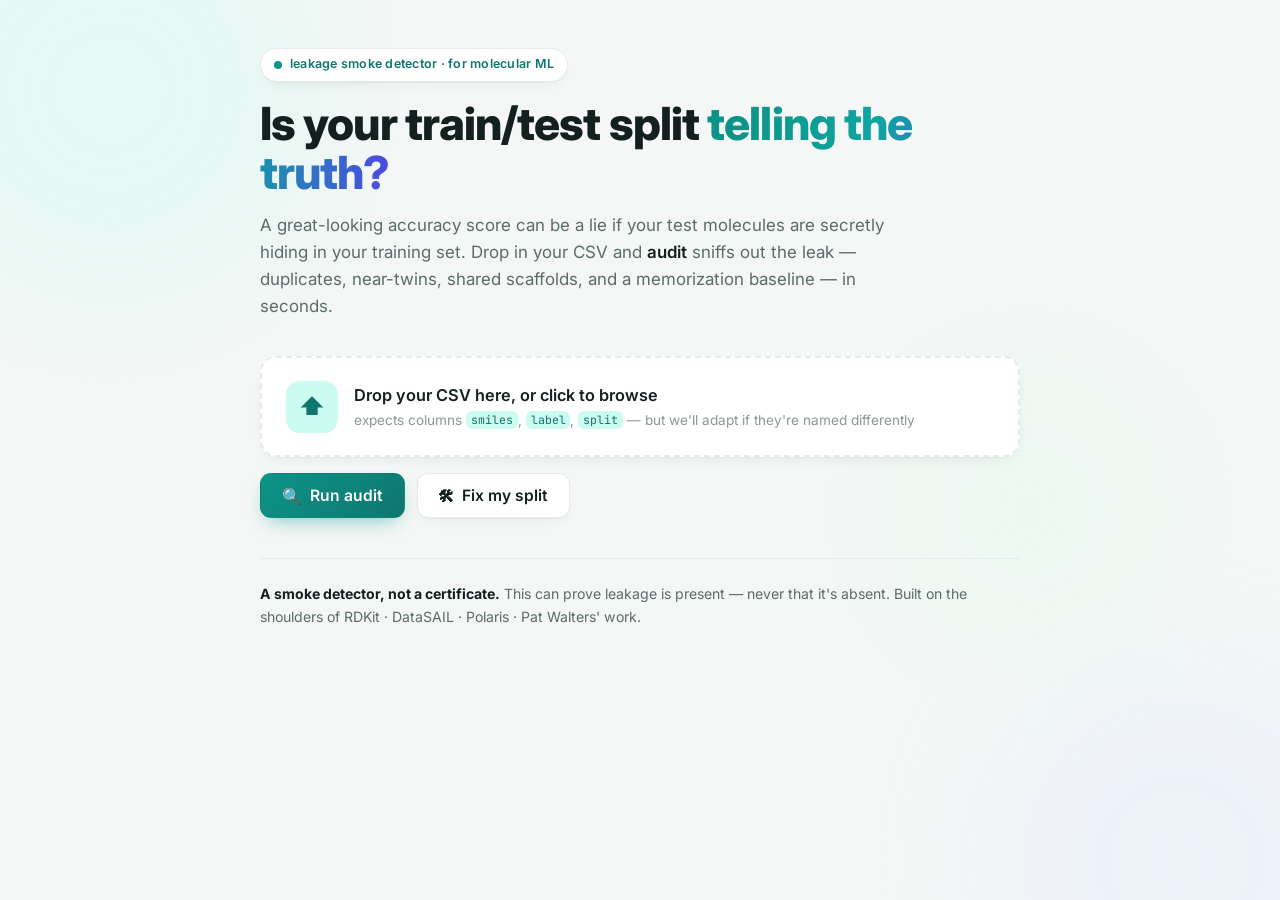
<file: frontend/index.html>
<!doctype html>
<html lang="en">
<head>
  <meta charset="utf-8" />
  <meta name="viewport" content="width=device-width, initial-scale=1" />
  <title>audit — is your dataset split lying to you?</title>
  <link rel="preconnect" href="https://fonts.googleapis.com" />
  <link rel="preconnect" href="https://fonts.gstatic.com" crossorigin />
  <link href="https://fonts.googleapis.com/css2?family=Inter:wght@400;500;600;700;800&family=JetBrains+Mono:wght@400;500&display=swap" rel="stylesheet" />
  <link rel="stylesheet" href="style.css" />
</head>
<body>
  <div class="bg-orbs" aria-hidden="true">
    <span class="orb orb-1"></span>
    <span class="orb orb-2"></span>
    <span class="orb orb-3"></span>
  </div>

  <main>
    <!-- ───────────────────────── Hero ───────────────────────── -->
    <header class="hero">
      <div class="badge">
        <span class="badge-dot"></span>
        leakage smoke detector · for molecular ML
      </div>
      <h1>Is your train/test split <span class="grad">telling the truth?</span></h1>
      <p class="tag">
        A great-looking accuracy score can be a lie if your test molecules
        are secretly hiding in your training set. Drop in your CSV and
        <strong>audit</strong> sniffs out the leak — duplicates, near-twins,
        shared scaffolds, and a memorization baseline — in seconds.
      </p>
    </header>

    <!-- ─────────────────────── Uploader ─────────────────────── -->
    <section class="uploader" aria-label="Upload your dataset">
      <label id="dropZone" for="fileInput" class="dropzone">
        <input type="file" id="fileInput" accept=".csv" class="visually-hidden" />
        <div class="drop-icon" aria-hidden="true">⬆</div>
        <div class="drop-text">
          <span class="drop-main" id="fileName">Drop your CSV here, or click to browse</span>
          <span class="drop-sub">expects columns <code>smiles</code>, <code>label</code>, <code>split</code> — but we'll adapt if they're named differently</span>
        </div>
      </label>

      <div class="actions">
        <button id="runBtn" class="btn-primary">
          <span class="btn-emoji" aria-hidden="true">🔍</span> Run audit
        </button>
        <button id="fixBtn" class="btn-secondary">
          <span class="btn-emoji" aria-hidden="true">🛠</span> Fix my split
        </button>
      </div>
    </section>

    <!-- ─────────────────────── Results ──────────────────────── -->
    <section id="results" hidden>
      <div id="verdict" class="verdict"></div>     <!-- big ✅ / ⚠️ / ❌ chip -->
      <div id="notes" class="notes" hidden></div>  <!-- what the adapter did to your file -->
      <div id="summary" class="summary"></div>

      <h2 class="section-label">The four tests</h2>
      <div id="checks" class="checks"></div>       <!-- the 4 check cards -->

      <div id="chart" class="chart"></div>         <!-- similarity distribution -->
    </section>

    <!-- ───────────── "and here's the cure" ──────────── -->
    <section id="fixResult" hidden>
      <h2 class="fix-title">🩺 The cure — a scaffold re-split</h2>
      <div id="fixScores" class="fix-scores"></div>
      <div id="collapseChart" class="collapse-chart"></div>  <!-- before/after collapse bars -->
      <p id="fixMsg" class="summary"></p>
      <a id="downloadLink" class="download" download="fixed_split.csv">⬇ Download corrected split (CSV)</a>
    </section>

    <!-- ───────────────────── Disclaimer ─────────────────────── -->
    <footer class="disclaimer">
      <strong>A smoke detector, not a certificate.</strong>
      This can prove leakage is present — never that it's absent.
      Built on the shoulders of RDKit · DataSAIL · Polaris · Pat Walters' work.
    </footer>
  </main>

  <script src="app.js"></script>
  <!-- Tiny progressive-enhancement layer: shows the chosen filename and enables
       drag-and-drop. Kept out of app.js so the backend contract stays untouched. -->
  <script>
    (function () {
      const input = document.getElementById("fileInput");
      const zone = document.getElementById("dropZone");
      const nameEl = document.getElementById("fileName");
      const RESET = "Drop your CSV here, or click to browse";

      function showName() {
        if (input.files && input.files.length) {
          nameEl.textContent = "📄 " + input.files[0].name;
          zone.classList.add("has-file");
        } else {
          nameEl.textContent = RESET;
          zone.classList.remove("has-file");
        }
      }
      input.addEventListener("change", showName);

      ["dragenter", "dragover"].forEach((e) =>
        zone.addEventListener(e, (ev) => {
          ev.preventDefault();
          zone.classList.add("dragging");
        })
      );
      ["dragleave", "drop"].forEach((e) =>
        zone.addEventListener(e, (ev) => {
          ev.preventDefault();
          zone.classList.remove("dragging");
        })
      );
      zone.addEventListener("drop", (ev) => {
        if (ev.dataTransfer.files.length) {
          input.files = ev.dataTransfer.files;
          showName();
        }
      });
    })();
  </script>
</body>
</html>
</file>
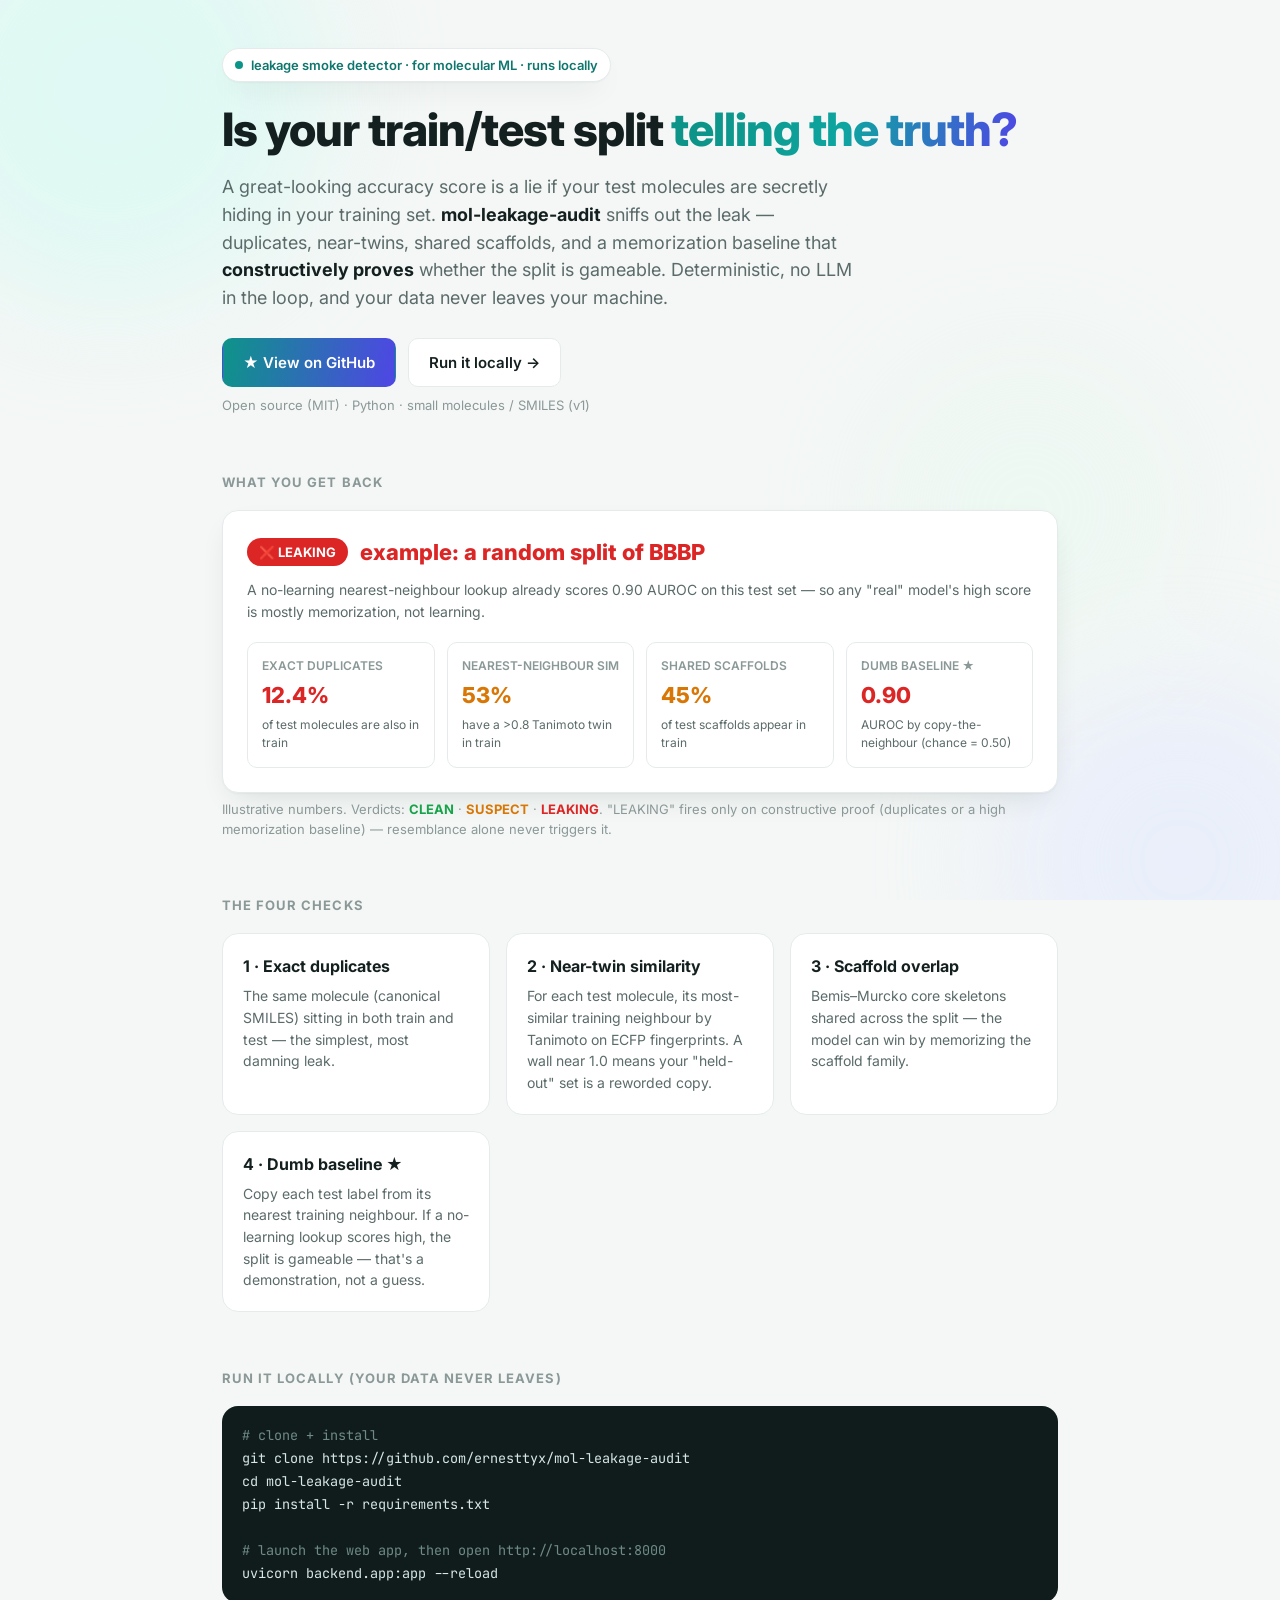
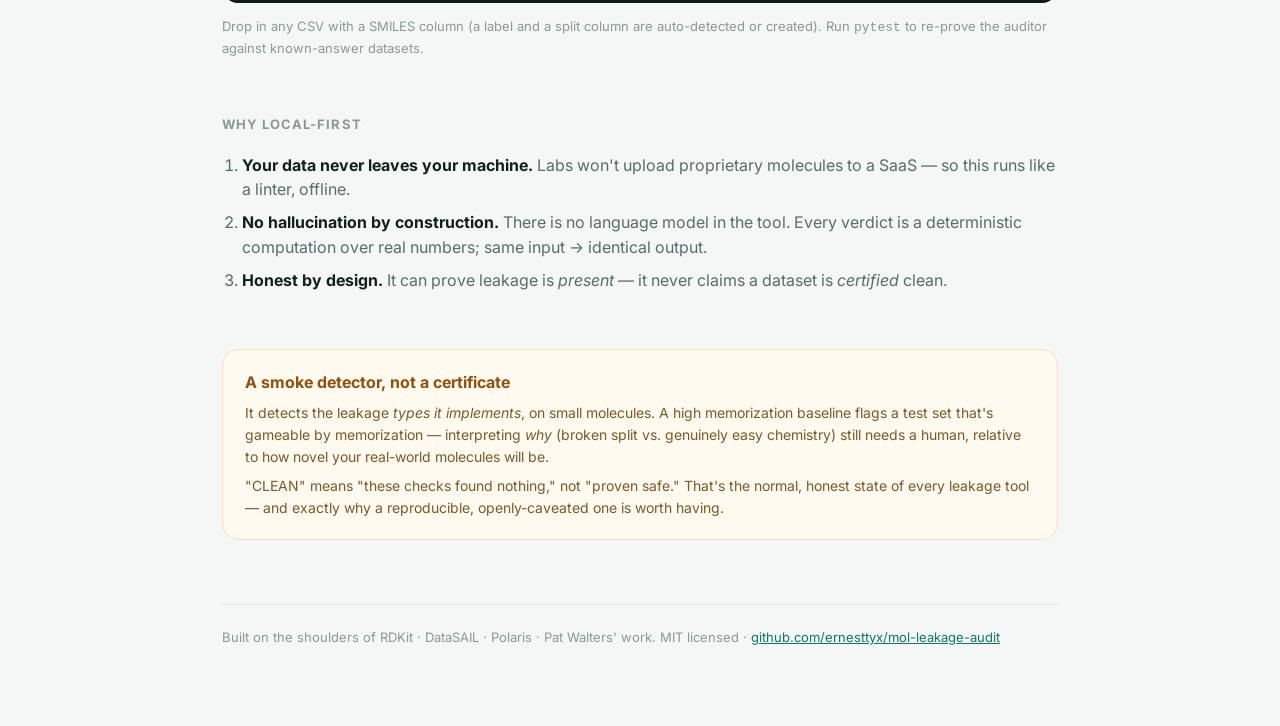
<file: landing/index.html>
<!doctype html>
<html lang="en">
<head>
  <meta charset="utf-8" />
  <meta name="viewport" content="width=device-width, initial-scale=1" />
  <title>mol-leakage-audit — is your train/test split lying to you?</title>
  <meta name="description" content="A local-first leakage smoke detector for molecular ML datasets. Checks duplicates, near-twins, shared scaffolds, and a memorization baseline that constructively proves whether your split is gameable." />
  <!-- Open Graph so the LinkedIn link unfurls nicely -->
  <meta property="og:title" content="mol-leakage-audit — is your train/test split lying to you?" />
  <meta property="og:description" content="A local-first leakage smoke detector for molecular ML datasets. Deterministic, no LLM in the loop — every verdict points at real computed numbers." />
  <meta property="og:type" content="website" />
  <link rel="preconnect" href="https://fonts.googleapis.com" />
  <link rel="preconnect" href="https://fonts.gstatic.com" crossorigin />
  <link href="https://fonts.googleapis.com/css2?family=Inter:wght@400;500;600;700;800&family=JetBrains+Mono:wght@400;500&display=swap" rel="stylesheet" />
  <style>
    :root{
      --green:#16a34a; --amber:#d97706; --red:#dc2626; --red-soft:#fee2e2;
      --brand:#0d9488; --brand-deep:#0f766e; --brand-soft:#ccfbf1;
      --ink:#14201f; --muted:#5b6b6a; --faint:#8a9897; --line:#e4ebea;
      --card:#ffffff; --bg:#f4f7f6; --radius:16px; --radius-sm:10px;
      --shadow:0 1px 2px rgba(15,40,38,.04),0 12px 32px -12px rgba(15,40,38,.14);
    }
    *{box-sizing:border-box}
    html{scroll-behavior:smooth}
    body{margin:0;font-family:Inter,system-ui,sans-serif;color:var(--ink);background:var(--bg);line-height:1.55;-webkit-font-smoothing:antialiased}
    .orbs{position:fixed;inset:0;overflow:hidden;z-index:-1}
    .orb{position:absolute;border-radius:50%;filter:blur(60px);opacity:.5}
    .orb-1{width:420px;height:420px;background:var(--brand-soft);top:-120px;left:-100px}
    .orb-2{width:360px;height:360px;background:#e0e7ff;bottom:-140px;right:-80px}
    .orb-3{width:300px;height:300px;background:#dcfce7;top:40%;right:8%;opacity:.25}
    main{max-width:880px;margin:0 auto;padding:48px 22px 80px}
    .badge{display:inline-flex;align-items:center;gap:8px;font-size:13px;font-weight:600;color:var(--brand-deep);background:var(--card);border:1px solid var(--line);padding:6px 12px;border-radius:999px;box-shadow:var(--shadow)}
    .dot{width:8px;height:8px;border-radius:50%;background:var(--brand)}
    h1{font-size:clamp(30px,5vw,46px);line-height:1.1;letter-spacing:-.02em;margin:22px 0 14px;font-weight:800}
    .grad{background:linear-gradient(100deg,var(--brand) 10%,#0ea5a0 50%,#4f46e5 100%);-webkit-background-clip:text;background-clip:text;color:transparent}
    .tag{font-size:18px;color:var(--muted);max-width:640px}
    .tag strong{color:var(--ink)}
    .cta{display:flex;flex-wrap:wrap;gap:12px;margin:26px 0 8px}
    .btn{display:inline-flex;align-items:center;gap:8px;font-weight:600;font-size:15px;padding:12px 20px;border-radius:var(--radius-sm);text-decoration:none;border:1px solid transparent;transition:transform .08s ease}
    .btn:active{transform:translateY(1px)}
    .btn-primary{background:linear-gradient(100deg,var(--brand),#4f46e5);color:#fff}
    .btn-ghost{background:var(--card);color:var(--ink);border-color:var(--line)}
    .note{font-size:13px;color:var(--faint);margin-top:6px}
    section{margin-top:56px}
    h2{font-size:13px;letter-spacing:.08em;text-transform:uppercase;color:var(--faint);font-weight:700;margin:0 0 18px}
    /* mock verdict card */
    .mock{background:var(--card);border:1px solid var(--line);border-radius:var(--radius);box-shadow:var(--shadow);padding:24px;overflow:hidden}
    .verdict{display:flex;align-items:center;gap:12px;font-weight:800;font-size:22px;color:var(--red)}
    .vchip{font-size:13px;font-weight:700;color:#fff;background:var(--red);padding:4px 12px;border-radius:999px}
    .vsub{font-size:14px;color:var(--muted);margin:10px 0 20px}
    .checks{display:grid;grid-template-columns:repeat(auto-fit,minmax(180px,1fr));gap:12px}
    .check{border:1px solid var(--line);border-radius:var(--radius-sm);padding:14px}
    .check .k{font-size:12px;color:var(--faint);font-weight:600}
    .check .v{font-size:22px;font-weight:800;margin-top:2px}
    .check .d{font-size:12px;color:var(--muted);margin-top:4px}
    .hot{color:var(--red)} .ok{color:var(--green)} .warn{color:var(--amber)}
    .grid{display:grid;grid-template-columns:repeat(auto-fit,minmax(230px,1fr));gap:16px}
    .feat{background:var(--card);border:1px solid var(--line);border-radius:var(--radius);padding:20px}
    .feat h3{margin:0 0 6px;font-size:16px}
    .feat p{margin:0;font-size:14px;color:var(--muted)}
    pre{background:#0f1c1b;color:#d7e7e5;border-radius:var(--radius);padding:18px 20px;overflow-x:auto;font-family:'JetBrains Mono',monospace;font-size:13.5px;line-height:1.7}
    pre .c{color:#6f8a87}
    ol{padding-left:20px} ol li{margin:8px 0;color:var(--muted)} ol li b{color:var(--ink)}
    .honest{background:#fffaf0;border:1px solid #f3e2c0;border-radius:var(--radius);padding:20px 22px}
    .honest h3{margin:0 0 8px;color:#92500e;font-size:16px}
    .honest p{margin:0 0 8px;font-size:14px;color:#7a5a2a}
    .honest p:last-child{margin:0}
    footer{margin-top:64px;padding-top:22px;border-top:1px solid var(--line);font-size:13px;color:var(--faint)}
    a{color:var(--brand-deep)}
  </style>
</head>
<body>
  <div class="orbs" aria-hidden="true"><span class="orb orb-1"></span><span class="orb orb-2"></span><span class="orb orb-3"></span></div>
  <main>
    <header>
      <span class="badge"><span class="dot"></span> leakage smoke detector · for molecular ML · runs locally</span>
      <h1>Is your train/test split <span class="grad">telling the truth?</span></h1>
      <p class="tag">
        A great-looking accuracy score is a lie if your test molecules are secretly
        hiding in your training set. <strong>mol-leakage-audit</strong> sniffs out the
        leak — duplicates, near-twins, shared scaffolds, and a memorization baseline that
        <strong>constructively proves</strong> whether the split is gameable. Deterministic,
        no LLM in the loop, and your data never leaves your machine.
      </p>
      <div class="cta">
        <a class="btn btn-primary" href="https://github.com/ernesttyx/mol-leakage-audit">★ View on GitHub</a>
        <a class="btn btn-ghost" href="#run">Run it locally →</a>
      </div>
      <p class="note">Open source (MIT) · Python · small molecules / SMILES (v1)</p>
    </header>

    <!-- Mock verdict so the page shows the output without a live backend -->
    <section aria-label="Example output">
      <h2>What you get back</h2>
      <div class="mock">
        <div class="verdict"><span class="vchip">❌ LEAKING</span> example: a random split of BBBP</div>
        <p class="vsub">A no-learning nearest-neighbour lookup already scores 0.90 AUROC on this
          test set — so any "real" model's high score is mostly memorization, not learning.</p>
        <div class="checks">
          <div class="check"><div class="k">EXACT DUPLICATES</div><div class="v hot">12.4%</div><div class="d">of test molecules are also in train</div></div>
          <div class="check"><div class="k">NEAREST-NEIGHBOUR SIM</div><div class="v warn">53%</div><div class="d">have a &gt;0.8 Tanimoto twin in train</div></div>
          <div class="check"><div class="k">SHARED SCAFFOLDS</div><div class="v warn">45%</div><div class="d">of test scaffolds appear in train</div></div>
          <div class="check"><div class="k">DUMB BASELINE ★</div><div class="v hot">0.90</div><div class="d">AUROC by copy-the-neighbour (chance = 0.50)</div></div>
        </div>
      </div>
      <p class="note">Illustrative numbers. Verdicts: <b class="ok">CLEAN</b> · <b class="warn">SUSPECT</b> · <b class="hot">LEAKING</b>. "LEAKING" fires only on constructive proof (duplicates or a high memorization baseline) — resemblance alone never triggers it.</p>
    </section>

    <section>
      <h2>The four checks</h2>
      <div class="grid">
        <div class="feat"><h3>1 · Exact duplicates</h3><p>The same molecule (canonical SMILES) sitting in both train and test — the simplest, most damning leak.</p></div>
        <div class="feat"><h3>2 · Near-twin similarity</h3><p>For each test molecule, its most-similar training neighbour by Tanimoto on ECFP fingerprints. A wall near 1.0 means your "held-out" set is a reworded copy.</p></div>
        <div class="feat"><h3>3 · Scaffold overlap</h3><p>Bemis–Murcko core skeletons shared across the split — the model can win by memorizing the scaffold family.</p></div>
        <div class="feat"><h3>4 · Dumb baseline ★</h3><p>Copy each test label from its nearest training neighbour. If a no-learning lookup scores high, the split is gameable — that's a demonstration, not a guess.</p></div>
      </div>
    </section>

    <section id="run">
      <h2>Run it locally (your data never leaves)</h2>
      <pre><span class="c"># clone + install</span>
git clone https://github.com/ernesttyx/mol-leakage-audit
cd mol-leakage-audit
pip install -r requirements.txt

<span class="c"># launch the web app, then open http://localhost:8000</span>
uvicorn backend.app:app --reload</pre>
      <p class="note">Drop in any CSV with a SMILES column (a label and a split column are auto-detected or created). Run <code>pytest</code> to re-prove the auditor against known-answer datasets.</p>
    </section>

    <section>
      <h2>Why local-first</h2>
      <ol>
        <li><b>Your data never leaves your machine.</b> Labs won't upload proprietary molecules to a SaaS — so this runs like a linter, offline.</li>
        <li><b>No hallucination by construction.</b> There is no language model in the tool. Every verdict is a deterministic computation over real numbers; same input → identical output.</li>
        <li><b>Honest by design.</b> It can prove leakage is <i>present</i> — it never claims a dataset is <i>certified</i> clean.</li>
      </ol>
    </section>

    <section>
      <div class="honest">
        <h3>A smoke detector, not a certificate</h3>
        <p>It detects the leakage <i>types it implements</i>, on small molecules. A high memorization baseline flags a test set that's gameable by memorization — interpreting <i>why</i> (broken split vs. genuinely easy chemistry) still needs a human, relative to how novel your real-world molecules will be.</p>
        <p>"CLEAN" means "these checks found nothing," not "proven safe." That's the normal, honest state of every leakage tool — and exactly why a reproducible, openly-caveated one is worth having.</p>
      </div>
    </section>

    <footer>
      Built on the shoulders of RDKit · DataSAIL · Polaris · Pat Walters' work.
      MIT licensed · <a href="https://github.com/ernesttyx/mol-leakage-audit">github.com/ernesttyx/mol-leakage-audit</a>
    </footer>
  </main>
</body>
</html>
</file>
<file: frontend/style.css>
/* style.css — audit, redesigned. Warm, human, scientific.
   Every class the JS touches is preserved; only the skin changed. */

:root {
  /* semantic verdict colors */
  --green: #16a34a;
  --green-soft: #dcfce7;
  --amber: #d97706;
  --amber-soft: #fef3c7;
  --red: #dc2626;
  --red-soft: #fee2e2;

  /* brand: a calm lab teal */
  --brand: #0d9488;
  --brand-deep: #0f766e;
  --brand-soft: #ccfbf1;

  --ink: #14201f;
  --muted: #5b6b6a;
  --faint: #8a9897;
  --line: #e4ebea;
  --card: #ffffff;
  --bg: #f4f7f6;

  --radius: 16px;
  --radius-sm: 10px;
  --shadow: 0 1px 2px rgba(15, 40, 38, .04), 0 12px 32px -12px rgba(15, 40, 38, .14);
  --shadow-soft: 0 1px 2px rgba(15, 40, 38, .04), 0 6px 18px -10px rgba(15, 40, 38, .12);
}

* { box-sizing: border-box; }

body {
  font-family: "Inter", system-ui, -apple-system, "Segoe UI", Roboto, sans-serif;
  color: var(--ink);
  background: var(--bg);
  margin: 0;
  padding: 3rem 1.25rem 4rem;
  line-height: 1.5;
  -webkit-font-smoothing: antialiased;
}

code, .mono {
  font-family: "JetBrains Mono", ui-monospace, "SF Mono", Menlo, monospace;
  font-size: .85em;
  background: var(--brand-soft);
  color: var(--brand-deep);
  padding: .12em .42em;
  border-radius: 6px;
}

main {
  max-width: 760px;
  margin: 0 auto;
  position: relative;
  z-index: 1;
}

/* ── floating background orbs ───────────────────────────────── */
.bg-orbs { position: fixed; inset: 0; overflow: hidden; z-index: 0; pointer-events: none; }
.orb { position: absolute; border-radius: 50%; filter: blur(60px); opacity: .35; }
.orb-1 { width: 420px; height: 420px; background: var(--brand-soft);  top: -120px; left: -100px; }
.orb-2 { width: 360px; height: 360px; background: #e0e7ff; bottom: -140px; right: -80px; }
.orb-3 { width: 300px; height: 300px; background: var(--green-soft); top: 40%; right: 8%; opacity: .25; }

/* ── hero ───────────────────────────────────────────────────── */
.hero { margin-bottom: 2.25rem; }
.badge {
  display: inline-flex; align-items: center; gap: .5rem;
  font-size: .78rem; font-weight: 600; letter-spacing: .02em;
  color: var(--brand-deep); background: var(--card);
  border: 1px solid var(--line); padding: .4rem .8rem;
  border-radius: 999px; box-shadow: var(--shadow-soft); margin-bottom: 1.1rem;
}
.badge-dot {
  width: 8px; height: 8px; border-radius: 50%; background: var(--brand);
  box-shadow: 0 0 0 0 rgba(13, 148, 136, .5); animation: pulse 2.2s infinite;
}
@keyframes pulse {
  0%   { box-shadow: 0 0 0 0 rgba(13, 148, 136, .45); }
  70%  { box-shadow: 0 0 0 9px rgba(13, 148, 136, 0); }
  100% { box-shadow: 0 0 0 0 rgba(13, 148, 136, 0); }
}

h1 {
  font-size: clamp(2rem, 5vw, 2.85rem);
  line-height: 1.08; font-weight: 800; letter-spacing: -.02em;
  margin: 0 0 .9rem;
}
.grad {
  background: linear-gradient(100deg, var(--brand) 10%, #0ea5a0 50%, #4f46e5 100%);
  -webkit-background-clip: text; background-clip: text; color: transparent;
}
.tag { color: var(--muted); font-size: 1.06rem; line-height: 1.6; max-width: 60ch; margin: 0; }
.tag strong { color: var(--ink); font-weight: 600; }

/* ── uploader ───────────────────────────────────────────────── */
.uploader { margin: 0 0 2rem; }
.visually-hidden {
  position: absolute; width: 1px; height: 1px; padding: 0; margin: -1px;
  overflow: hidden; clip: rect(0 0 0 0); white-space: nowrap; border: 0;
}

.dropzone {
  display: flex; align-items: center; gap: 1rem;
  border: 2px dashed var(--line); border-radius: var(--radius);
  background: var(--card); padding: 1.4rem 1.5rem; cursor: pointer;
  transition: border-color .2s, background .2s, transform .15s, box-shadow .2s;
  box-shadow: var(--shadow-soft);
}
.dropzone:hover { border-color: var(--brand); transform: translateY(-1px); }
.dropzone.dragging {
  border-color: var(--brand); background: var(--brand-soft);
  transform: scale(1.01); box-shadow: var(--shadow);
}
.dropzone.has-file { border-style: solid; border-color: var(--brand); }

.drop-icon {
  flex: none; width: 52px; height: 52px; border-radius: 14px;
  display: grid; place-items: center; font-size: 1.5rem; font-weight: 700;
  color: var(--brand-deep); background: var(--brand-soft);
}
.dropzone.has-file .drop-icon { background: var(--green-soft); color: var(--green); }
.drop-text { display: flex; flex-direction: column; gap: .2rem; min-width: 0; }
.drop-main {
  font-weight: 600; font-size: 1.02rem; overflow: hidden;
  text-overflow: ellipsis; white-space: nowrap;
}
.drop-sub { color: var(--faint); font-size: .85rem; line-height: 1.45; }

.actions { display: flex; gap: .75rem; margin-top: 1rem; flex-wrap: wrap; }
.btn-emoji { font-size: 1rem; }
button {
  font-family: inherit; font-size: .98rem; font-weight: 600;
  display: inline-flex; align-items: center; gap: .5rem;
  padding: .72rem 1.3rem; border-radius: 11px; cursor: pointer;
  border: 1px solid transparent; transition: transform .15s, box-shadow .2s, opacity .2s, background .2s;
}
.btn-primary {
  background: linear-gradient(135deg, var(--brand) 0%, var(--brand-deep) 100%);
  color: #fff; box-shadow: 0 8px 20px -8px rgba(13, 148, 136, .6);
}
.btn-primary:hover { transform: translateY(-2px); box-shadow: 0 12px 26px -8px rgba(13, 148, 136, .7); }
.btn-secondary {
  background: var(--card); color: var(--ink); border-color: var(--line);
  box-shadow: var(--shadow-soft);
}
.btn-secondary:hover { transform: translateY(-2px); border-color: var(--brand); color: var(--brand-deep); }
button:active { transform: translateY(0); }
button:disabled { opacity: .55; cursor: default; transform: none; box-shadow: none; }

/* ── section labels ─────────────────────────────────────────── */
.section-label {
  font-size: .8rem; font-weight: 700; letter-spacing: .08em; text-transform: uppercase;
  color: var(--faint); margin: 2rem 0 .9rem;
}

/* ── verdict chip ───────────────────────────────────────────── */
#results { animation: rise .45s ease both; }
@keyframes rise { from { opacity: 0; transform: translateY(14px); } to { opacity: 1; transform: none; } }

.verdict {
  font-size: 1.5rem; font-weight: 800; letter-spacing: -.01em;
  padding: 1.4rem 1.5rem; border-radius: var(--radius);
  text-align: center; margin-bottom: 1.2rem; color: #fff;
  box-shadow: var(--shadow); position: relative; overflow: hidden;
}
.verdict::after {
  content: ""; position: absolute; inset: 0;
  background: radial-gradient(120% 120% at 50% -20%, rgba(255,255,255,.25), transparent 60%);
}
.verdict.clean   { background: linear-gradient(135deg, var(--green) 0%, #15803d 100%); }
.verdict.suspect { background: linear-gradient(135deg, var(--amber) 0%, #b45309 100%); }
.verdict.leaking { background: linear-gradient(135deg, var(--red) 0%, #b91c1c 100%); }

/* ── adapter notes ──────────────────────────────────────────── */
.notes {
  font-size: .92rem; line-height: 1.6; background: var(--card);
  border: 1px solid var(--line); border-left: 4px solid var(--brand);
  border-radius: var(--radius-sm); padding: .85rem 1.1rem; margin-bottom: 1.2rem;
  box-shadow: var(--shadow-soft); color: var(--muted);
}
.notes strong { color: var(--ink); }
.notes.warn { border-left-color: var(--amber); background: var(--amber-soft); }

/* ── summary ────────────────────────────────────────────────── */
.summary { line-height: 1.65; margin-bottom: .5rem; color: var(--ink); font-size: 1.02rem; }

/* ── check cards ────────────────────────────────────────────── */
.checks { display: grid; grid-template-columns: repeat(2, 1fr); gap: .9rem; }
.check-card {
  border: 1px solid var(--line); border-radius: var(--radius); padding: 1.1rem 1.15rem;
  background: var(--card); box-shadow: var(--shadow-soft);
  transition: transform .15s, box-shadow .2s; position: relative;
}
.check-card:hover { transform: translateY(-3px); box-shadow: var(--shadow); }
.check-card .check-big {
  font-size: 1.7rem; font-weight: 800; letter-spacing: -.02em; color: var(--brand-deep);
}
.check-card .check-title { font-weight: 700; margin: .1rem 0 .4rem; font-size: .98rem; }
.check-card .check-msg { color: var(--muted); line-height: 1.5; font-size: .9rem; }

/* ── histogram ──────────────────────────────────────────────── */
.chart {
  margin-top: 1.75rem; background: var(--card); border: 1px solid var(--line);
  border-radius: var(--radius); padding: 1.25rem 1.3rem; box-shadow: var(--shadow-soft);
}
.chart-title { color: var(--muted); font-size: .88rem; margin-bottom: .9rem; font-weight: 500; }
.bars {
  display: flex; gap: 5px; align-items: flex-end; height: 150px;
  border-bottom: 1px solid var(--line); padding-bottom: .25rem;
}
.bar { flex: 1; display: flex; flex-direction: column; justify-content: flex-end; height: 100%; }
.bar-fill {
  background: linear-gradient(180deg, var(--brand) 0%, var(--brand-deep) 100%);
  border-radius: 5px 5px 0 0; min-height: 2px; transition: height .5s cubic-bezier(.2,.8,.2,1);
}
.bar:hover .bar-fill { background: linear-gradient(180deg, #f59e0b, var(--red)); }
.bar-label { text-align: center; font-size: .68rem; color: var(--faint); margin-top: .35rem; }

/* ── collapse chart (before/after baseline bars) ────────────── */
.collapse-chart {
  margin: 0 0 1.1rem; background: var(--card); border: 1px solid var(--line);
  border-radius: var(--radius); padding: 1.25rem 1.3rem; box-shadow: var(--shadow-soft);
}
.cc-plot {
  position: relative; display: flex; gap: 14%; justify-content: center;
  align-items: flex-end; height: 200px; padding: 0 8%;
  border-bottom: 1px solid var(--line);
}
.cc-col { flex: 0 0 22%; display: flex; flex-direction: column; height: 100%; }
.cc-track { flex: 1; display: flex; align-items: flex-end; }
.cc-bar {
  width: 100%; min-height: 2px; border-radius: 6px 6px 0 0; position: relative;
  background: linear-gradient(180deg, var(--brand) 0%, var(--brand-deep) 100%);
  transition: height .6s cubic-bezier(.2,.8,.2,1);
}
.cc-bar.before.hot { background: linear-gradient(180deg, #f59e0b, var(--red)); }
.cc-bar.after { background: linear-gradient(180deg, #34d399, var(--green)); }
.cc-bar.after.hot { background: linear-gradient(180deg, #f59e0b, var(--red)); }
.cc-val {
  position: absolute; top: -1.5rem; left: 0; right: 0; text-align: center;
  font-size: .9rem; font-weight: 800; color: var(--ink, #111);
}
.cc-xlabel { text-align: center; font-size: .78rem; color: var(--muted); margin-top: .4rem; }
.cc-line { position: absolute; left: 0; right: 0; border-top: 1px dashed var(--faint); }
.cc-line span {
  position: absolute; right: 2px; top: -1.45rem; font-size: .66rem; padding: 1px 6px;
  border-radius: 6px; background: var(--card); color: var(--muted); white-space: nowrap;
}
.cc-line.cc-leaking { border-top-color: var(--red); }
.cc-line.cc-leaking span { color: var(--red); }
.cc-line.cc-chance { border-top-color: var(--faint); }

/* ── fix / cure ─────────────────────────────────────────────── */
#fixResult { margin-top: 2.5rem; animation: rise .45s ease both; }
.fix-title { font-size: 1.25rem; font-weight: 800; margin-bottom: 1rem; letter-spacing: -.01em; }
.fix-scores { display: flex; align-items: stretch; gap: 1rem; margin-bottom: 1.1rem; }
.fix-card {
  flex: 1; border: 1px solid var(--line); border-radius: var(--radius); padding: 1.2rem;
  text-align: center; background: var(--card); box-shadow: var(--shadow-soft);
}
.fix-card.before { border-color: var(--red); background: linear-gradient(180deg, var(--red-soft), var(--card)); }
.fix-card.after.good { border-color: var(--green); background: linear-gradient(180deg, var(--green-soft), var(--card)); }
.fix-card .fix-big { font-size: 2rem; font-weight: 800; letter-spacing: -.02em; }
.fix-card.before .fix-big { color: var(--red); }
.fix-card.after.good .fix-big { color: var(--green); }
.fix-card .fix-label { color: var(--muted); font-size: .85rem; margin-top: .3rem; }
.fix-arrow { font-size: 1.6rem; color: var(--faint); align-self: center; }

.download {
  display: inline-flex; align-items: center; gap: .5rem; margin-top: .6rem;
  background: linear-gradient(135deg, var(--brand) 0%, var(--brand-deep) 100%);
  color: #fff; text-decoration: none; padding: .72rem 1.3rem; border-radius: 11px;
  font-size: .98rem; font-weight: 600; box-shadow: 0 8px 20px -8px rgba(13, 148, 136, .6);
  transition: transform .15s, box-shadow .2s;
}
.download:hover { transform: translateY(-2px); box-shadow: 0 12px 26px -8px rgba(13, 148, 136, .7); }

/* ── disclaimer ─────────────────────────────────────────────── */
.disclaimer {
  color: var(--muted); font-size: .88rem; margin-top: 2.5rem; line-height: 1.6;
  padding-top: 1.5rem; border-top: 1px solid var(--line);
}
.disclaimer strong { color: var(--ink); }

/* ── responsive ─────────────────────────────────────────────── */
@media (max-width: 560px) {
  body { padding: 2rem 1rem 3rem; }
  .checks { grid-template-columns: 1fr; }
  .actions button { flex: 1; justify-content: center; }
  .fix-scores { flex-direction: column; }
  .fix-arrow { transform: rotate(90deg); }
}

@media (prefers-reduced-motion: reduce) {
  * { animation: none !important; transition: none !important; }
}
</file>
